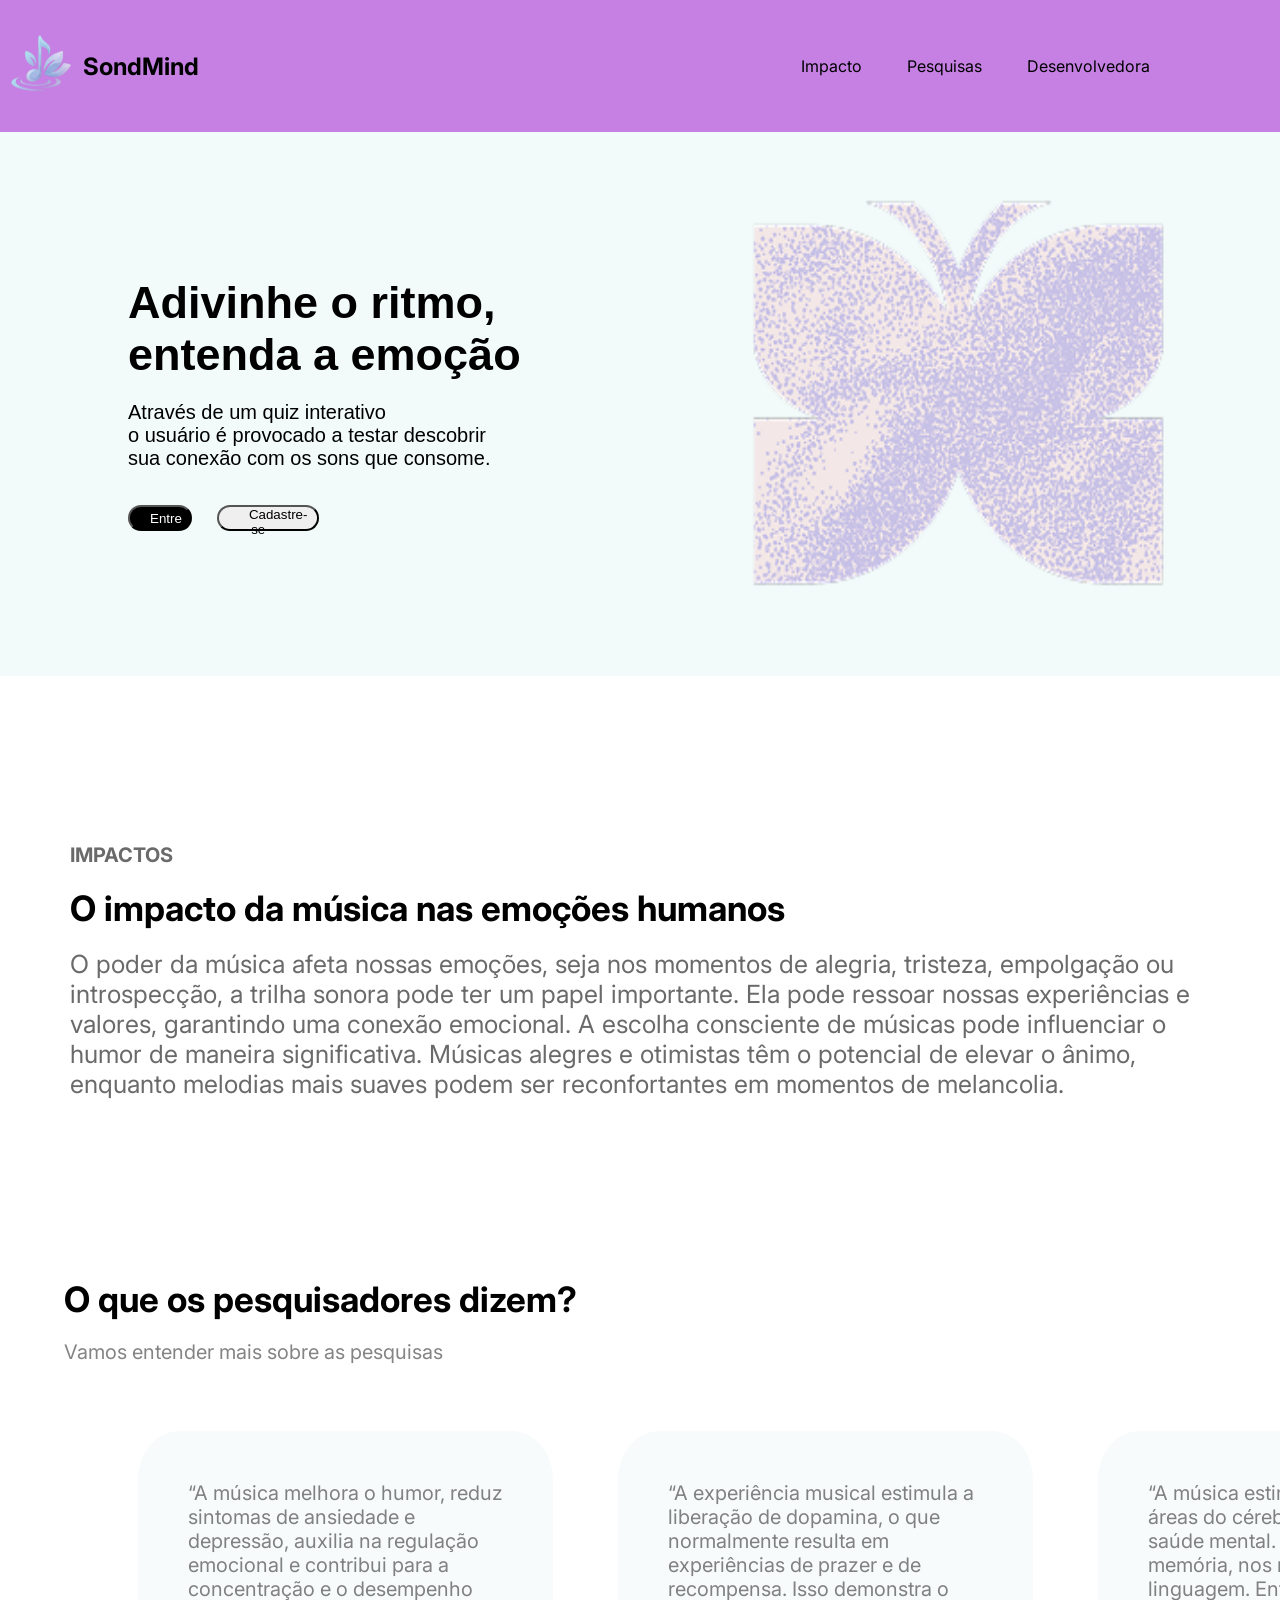
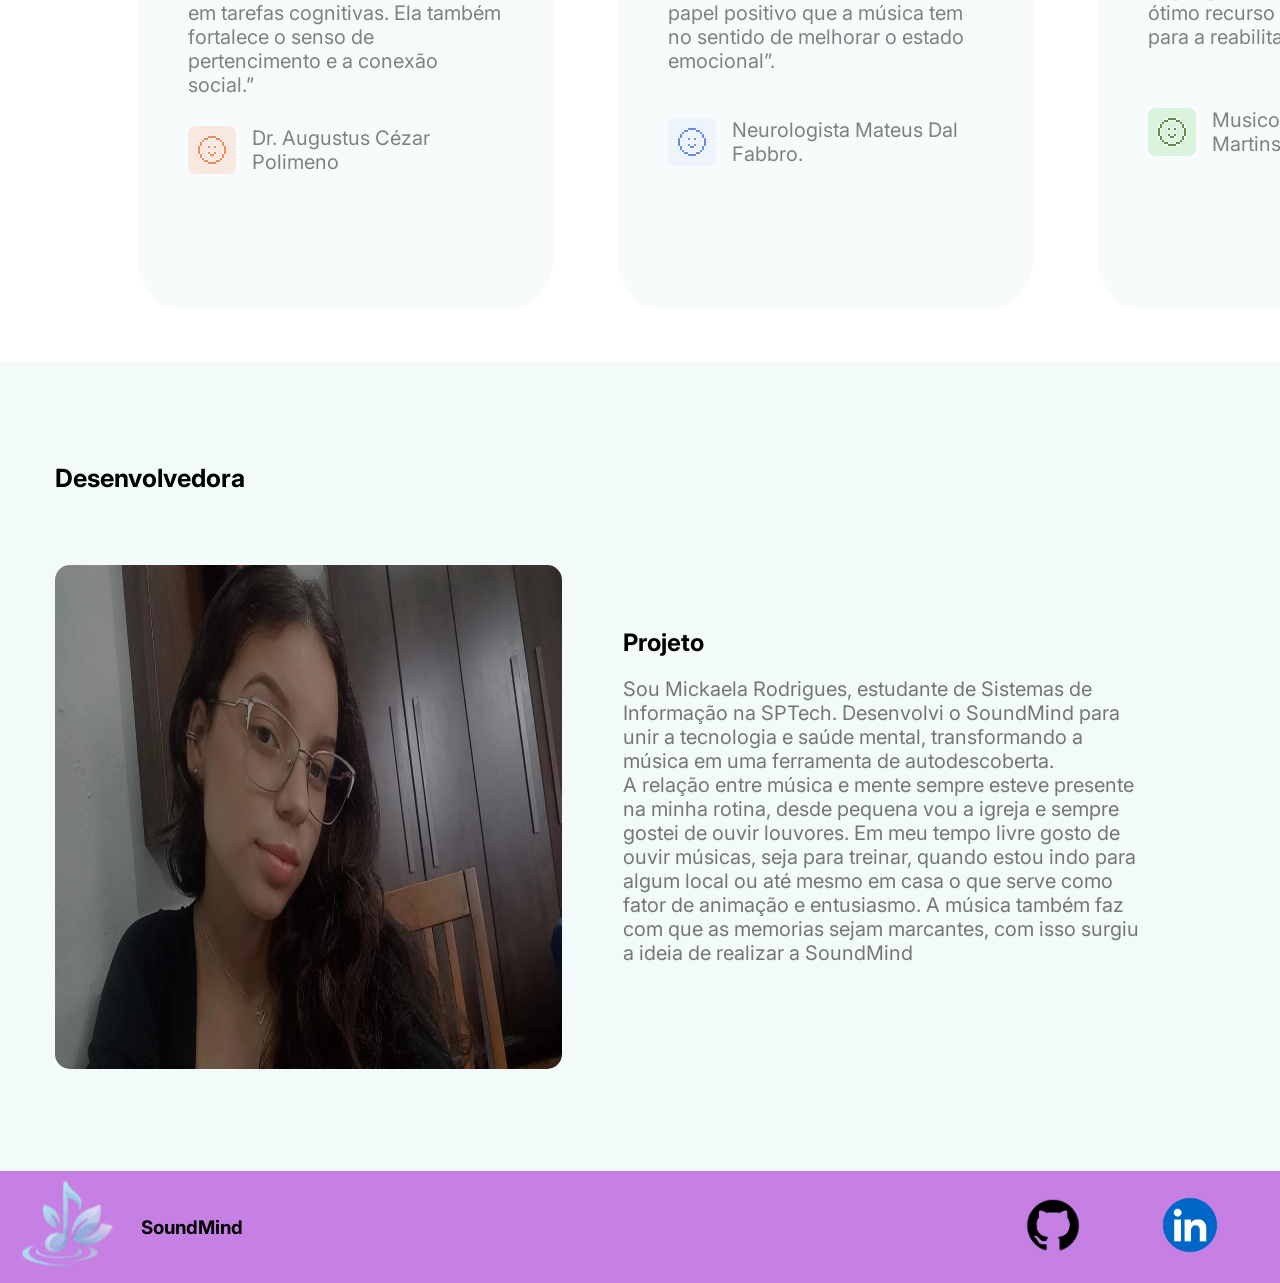
<file: public/index.html>
<!DOCTYPE html>
<html lang="pt-br">

<head>
    <meta charset="UTF-8">
    <meta name="viewport" content="width=device-width, initial-scale=1.0">
    <title>SondMind</title>
    <link rel="preconnect" href="https://fonts.googleapis.com">
    <link rel="preconnect" href="https://fonts.gstatic.com" crossorigin>
    <link
        href="https://fonts.googleapis.com/css2?family=Inter:ital,opsz,wght@0,14..32,100..900;1,14..32,100..900&family=Libre+Baskerville:ital,wght@0,400..700;1,400..700&display=swap"
        rel="stylesheet">
    <link rel="stylesheet" href="./css/style.css">
</head>

<body>
    <header>

        <div id="logo">
            <a href="#home">
                <img src="./assets/imagens/Logo.svg" alt="">
            </a>
            <h2>SondMind</h2>
        </div>

        <div id="links">
            <ul>
                <li><a href="#impacto">Impacto</a></li>
                <li><a href="#pesquisas">Pesquisas</a></li>
                <li><a href="#sessao_sobre">Desenvolvedora</a></li>
            </ul>
        </div>

    </header>

    <section id="home">
        <div id="textos_section">

            <h2 id="Titulo_principal">Adivinhe o ritmo,<br> entenda a emoção</h2>
            <p>Através de um quiz interativo<br>
                o usuário é provocado a testar descobrir<br>
                sua conexão com os sons que consome.</p>
            <div id="botoes_home">
                <button id="botao1_home"><a href="./login.html">Entre</a></button>
                <button id="botao2_home"><a href="./cadastro.html">Cadastre-se</a></button>
            </div>
        </div>
        <div id="img_home">
            <img src="./assets/imagens/Borboleta.png" alt="">
        </div>


    </section>

    <section id="impacto">
        <div id="conteiner_impacto">

            <h6>IMPACTOS</h6><br>

            <h4>O impacto da música nas emoções humanos </h4><br>

            <P>O poder da música afeta nossas emoções, seja nos momentos de alegria, tristeza, empolgação ou
                introspecção, a trilha sonora pode ter um papel importante. Ela pode ressoar nossas experiências e
                valores, garantindo uma conexão emocional.
                A escolha consciente de músicas pode influenciar o humor de maneira significativa. Músicas alegres e
                otimistas têm o potencial de elevar o ânimo, enquanto melodias mais suaves podem ser reconfortantes em
                momentos de melancolia.</P>

        </div>

    </section>

    <section id="pesquisas">

        <div id="titulos_pesquisa">

            <h4>O que os pesquisadores dizem?</h4><br>

            <p>Vamos entender mais sobre as pesquisas</p><br>

        </div>

        <div id="conteiner_pesquisa">

            <div id="item1">
                <p>“A música melhora o humor, reduz sintomas de ansiedade e depressão, auxilia na regulação emocional e
                    contribui para a concentração e o desempenho em tarefas cognitivas. Ela também fortalece o senso de
                    pertencimento e a conexão social.”</p><br>

                <div id="nome_pesquisador1">
                    <img src="./assets/imagens/Imagem1_pesquisas.png" alt="">
                    <p>Dr. Augustus Cézar Polimeno</p>
                </div>

            </div>

            <div id="item1">
                <p>“A experiência musical estimula a liberação de dopamina, o que normalmente resulta em experiências de
                    prazer e de recompensa. Isso demonstra o papel positivo que a música tem no sentido de melhorar o
                    estado emocional”.</p><br>

                <div id="nome_pesquisador2">
                    <img src="./assets/imagens/imagem2_pesquisas.png" alt="">
                    <p>Neurologista Mateus Dal Fabbro.</p>
                </div>

            </div>

            <div id="item1">
                <p>“A música estimula diferentes áreas do cérebro, promovendo a saúde mental. Ela age na memória, nos
                    movimentos e na linguagem. Então, pode ser um ótimo recurso para a prevenção e para a reabilitação
                    das pessoas”</p><br>

                <div id="nome_pesquisador3">
                    <img src="./assets/imagens/Imagem3_pesquisas.png" alt="">
                    <p>Musicoterapeuta Natália Martins</p>
                </div>

            </div>


        </div>

    </section>

    <section id="sessao_sobre">

        <div id="texto_imagem_sobre">
            <h3>Desenvolvedora</h3>
            <img src="./assets/imagens/imagem_sobre.jpeg" alt="">
        </div>
        <div id="paragrafo_sobre">
            <h2>Projeto </h2><br>
            <p>Sou Mickaela Rodrigues, estudante de Sistemas de Informação na SPTech. Desenvolvi o SoundMind para
                unir a tecnologia e saúde mental, transformando a música em uma ferramenta de autodescoberta.<br>A relação entre música e mente sempre esteve presente na minha rotina, desde pequena vou a igreja e sempre gostei de ouvir louvores. Em meu tempo livre gosto de ouvir músicas, seja para treinar, quando estou indo para algum local ou até mesmo em casa o que serve como fator de animação e entusiasmo. A música também faz com que as memorias sejam marcantes, com isso surgiu a ideia de realizar a SoundMind </p>
        </div>

    </section>

    <footer>

        <div id="footer_titulo">
            
            <a href="#home">               
                <image src="./assets/imagens/Logo.svg" mode="">
            </a>
                <h3>SoundMind</h3>

                <div id="logos_footer">
                    <a href="https://github.com/MickaelaRodrigues">
                        <img id="logo_github" src="./assets/imagens/gitHub_logo.png" alt="">
                    </a>
                    <a href="https://www.linkedin.com/in/mickaela-rodrigues-8824462b5/">
                        <img id="logo_linkedin" src="./assets/imagens/linkedin_logo.webp" alt="">
                    </a>
                </div>
        </div>

    </footer>





</body>

</html>
</file>
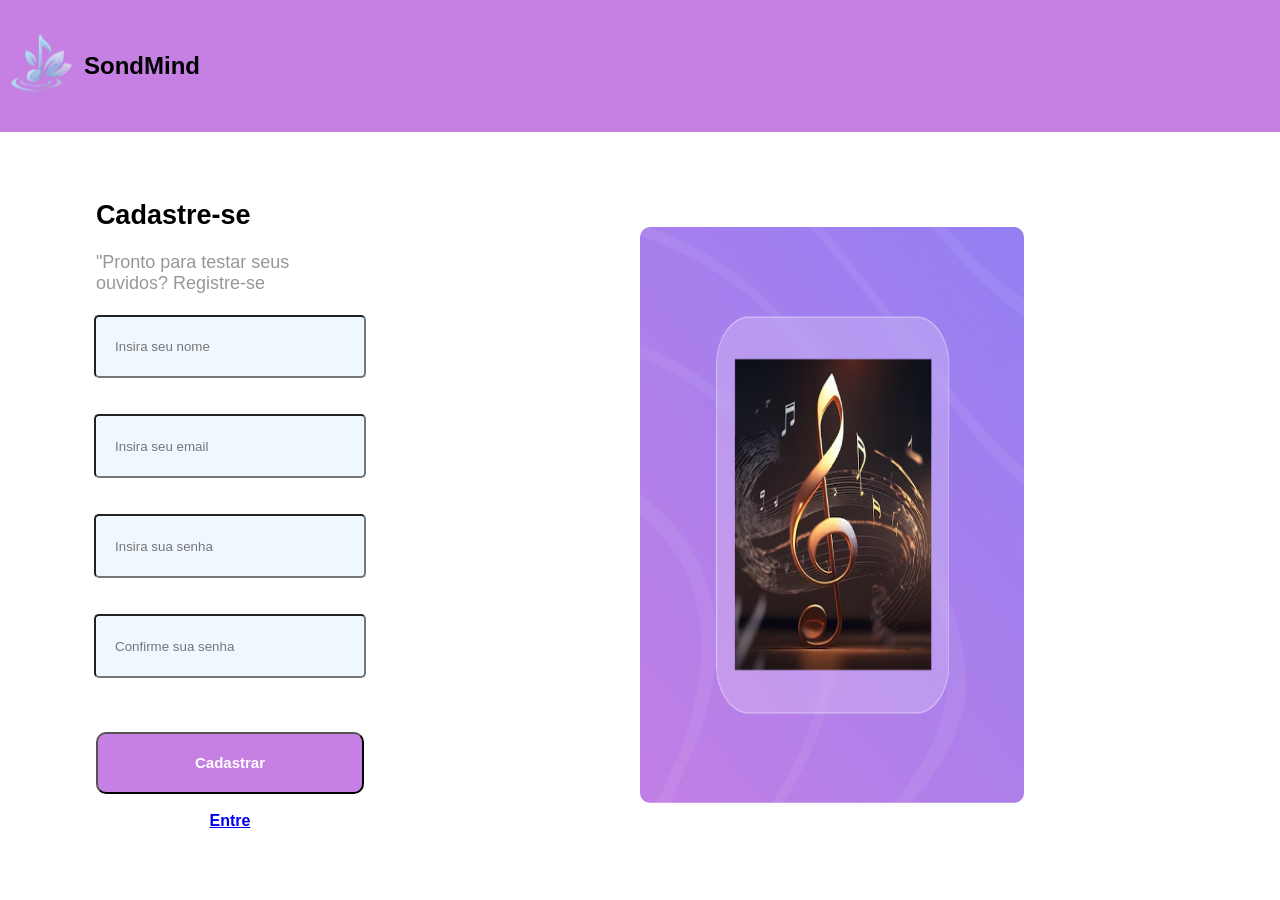
<file: public/cadastro.html>
<!DOCTYPE html>
<html lang="pt-br">

<head>
  <meta charset="UTF-8">
  <meta name="viewport" content="width=7, initial-scale=1.0">
  <script src="./js/sessao.js"></script>
  <title>Cadastro</title>
  <link rel="stylesheet" href="./css/style.css">
  <link rel="stylesheet" href="./css/cadastro.css">
</head>

<body>
  <header>

    <div id="logo">
      <a href="./index.html">
        <img src="./assets/imagens/Logo.svg" alt="">
      </a>
      <h2>SondMind</h2>
    </div>

  </header>

  <section id="cadastro">
    <div id="conteiner_informacoes_cadastro">

      <div id="texto_cadastro">
        <h2>Cadastre-se</h2><br>
        <p>"Pronto para testar seus ouvidos? Registre-se</p><br>
      </div>

      <input id="nome_input" type="text" placeholder="Insira seu nome"><br><br>
      <input id="email_input" type="text" placeholder="Insira seu email"><br><br>
      <input id="senha_input" type="text" placeholder="Insira sua senha"><br><br>
      <input id="confSenha_input" type="text" placeholder="Confirme sua senha"><br><br>

      <div id="mensagem_erro"></div><br>

      <button id="cadastroButton" onclick="cadastrar()"><b>Cadastrar</button><br>

      <a href="/login.html">Entre</a>

    </div>
    <div id="conteiner_imagem_cadastro">

      <img src="./assets/imagens/imagem_login.png" alt="">
    </div>

  </section>

</body>

</html>

<script>



  function cadastrar() {
    // Para evitar que o usuario consiga se cadastrar 2 vezes, desabilitamos o botão quando 
    // entramos na função e ele só é habilitado quando o usuário erra alguma validação
    cadastroButton.disabled = true
    // criação de variaveis 
    var nomeVar = nome_input.value
    var emailVar = email_input.value;
    var senhaVar = senha_input.value;
    var confSenhaVar = confSenha_input.value;

    // Validações necessárias
    if (nomeVar.trim() == "" || emailVar.trim() == "" || senhaVar.trim() == "" || confSenhaVar.trim() == "") {
      mensagem_erro.style.color = "red"
      mensagem_erro.innerHTML = "Por favor, preencha todos os campos";
      cadastroButton.disabled = false

    } else if (senhaVar.trim() != confSenhaVar.trim()) {
      mensagem_erro.style.color = "red"
      mensagem_erro.innerHTML = `Senhas diferentes, verifique se as senhas são iguais`
      cadastroButton.disabled = false

    } else if (!emailVar.includes(`@`) || !emailVar.includes(`.`)) {
      mensagem_erro.style.color = "red"
      mensagem_erro = `O email deve conter "@" ou "."`
      cadastroButton.disabled = false

    } else if (nomeVar.length < 3) {
      mensagem_erro.style.color = "red";
      mensagem_erro = `Nome inválido, o nome deve ter no minimo 3 caracteres`
      cadastroButton.disabled = false

    } else if (senhaVar.length < 6) {

      mensagem_erro = `A senha deve conter no minimo 6 caracteres`
      cadastroButton.disabled = false


    } else {


      fetch("usuarios/cadastrar", {
        method: "POST",
        headers: {
          "Content-Type": "application/json",
        },
        body: JSON.stringify({
          
          nomeServer: nomeVar,
          emailServer: emailVar,
          senhaServer: senhaVar

        }),
      })
        .then(function (resposta) {
          console.log("resposta: ", resposta);

          if (resposta.ok) {
            mensagem_erro.style.color = "green";
            mensagem_erro.innerHTML =
              "Cadastro realizado com sucesso! Redirecionando para tela de Login...";

            setTimeout(() => {
              // redirecionamento para o login
              window.location = "login.html";
            }, "2000");

          } else {
            throw "Houve um erro ao tentar realizar o cadastro!";
            cadastroButton.disabled = false

          }
        })
        .catch(function (resposta) {
          console.log(`#ERRO: ${resposta}`);
          cadastroButton.disabled = false

        });

    }

  }


</script>
</file>
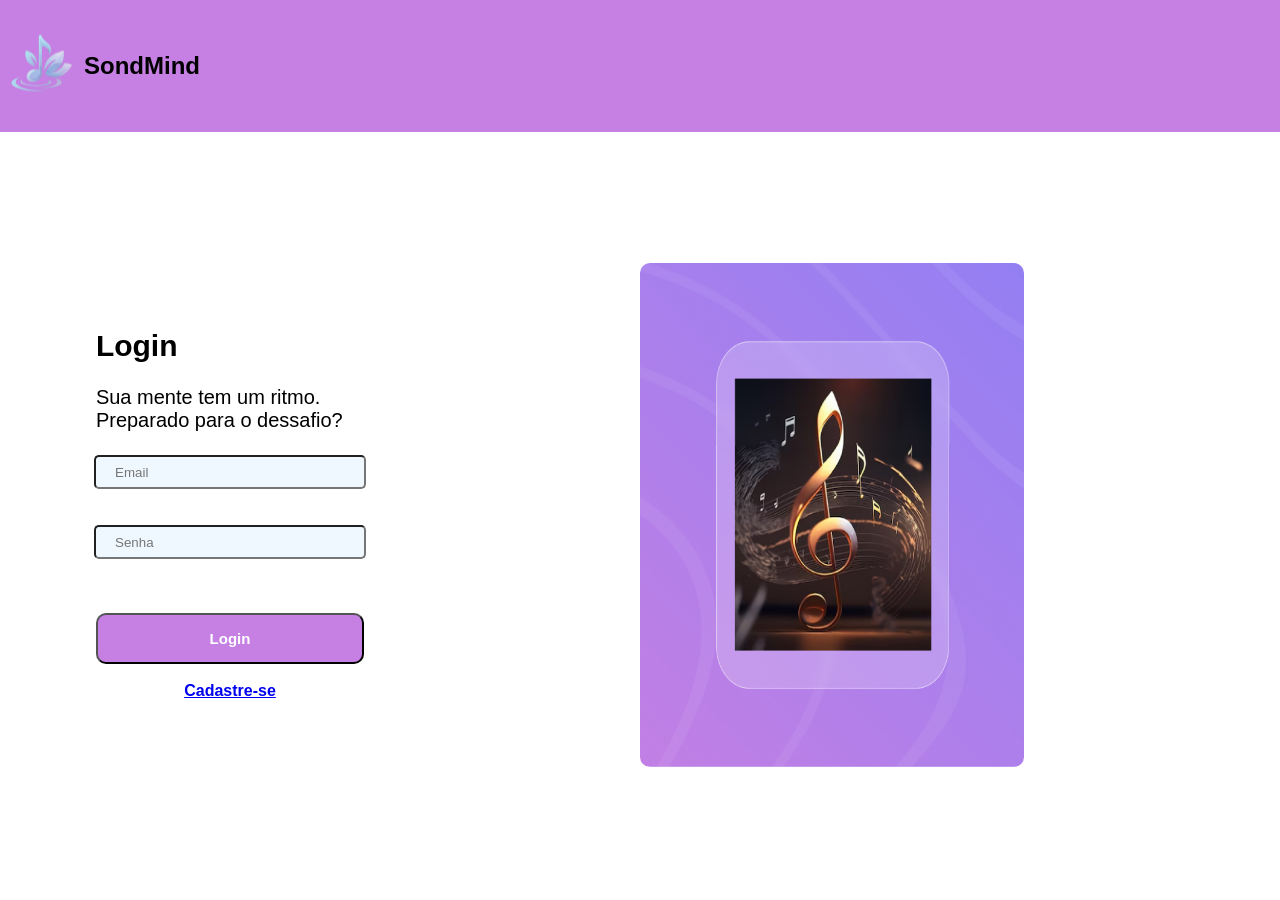
<file: public/login.html>
<!DOCTYPE html>
<html lang="pt-br">

<head>
    <meta charset="UTF-8">
    <meta name="viewport" content="width=7, initial-scale=1.0">
    <script src="./js/sessao.js"></script>
    <title>Login</title>
    <link rel="stylesheet" href="./css/style.css">
    <link rel="stylesheet" href="./css/login.css">
</head>

<body>
    <header>

        <div id="logo">
            <a href="./index.html">
                <img src="./assets/imagens/Logo.svg" alt="">
            </a>
            <h2>SondMind</h2>
        </div>

    </header>

    <section id="Login">
        <div id="conteiner_informacoes">

            <div id="texto_login">
                <h2>Login</h2><br>
                <p>Sua mente tem um ritmo. Preparado para o dessafio?</p><br>
            </div>

            <input id="email_input" type="text" placeholder="Email"><br><br>
            <input id="senha_input" type="text" placeholder="Senha"><br><br>

            <div id="mensagem_erro"></div><br>

            <button id="loginButton" onclick="entrar()"><b>Login</button><br>

            <a href="/cadastro.html">Cadastre-se</a>

        </div>
        <div id="conteiner_imagem_login">

            <img src="./assets/imagens/imagem_login.png" alt="">
        </div>

    </section>

</body>

</html>

<script>


    function entrar() {

        loginButton.disabled = true

        // Criação de variaveis para armazenar od dados de login
        var emailVar = email_input.value;
        var senhaVar = senha_input.value;

        // validação para quando os todos campos não estiverem preenchidos não seguir adiante
        if (emailVar == "" || senhaVar == "") {
            mensagem_erro.style.color = "red"
            mensagem_erro.innerHTML = "Preencha os campos de email e senha";
            loginButton.disabled = false


        } else if(!emailVar.includes(`@`)){
            mensagem_erro.style.color = "red"
            mensagem_erro.innerHTML = "O campo email deve conter '@'";
            loginButton.disabled = false
        }
        else {

            console.log("FORM LOGIN: ", emailVar);
            console.log("FORM SENHA: ", senhaVar);
            
            fetch("usuarios/autenticar", {
                method: "POST",
                headers: {
                    "Content-Type": "application/json"
                },
                body: JSON.stringify({
                    emailServer: emailVar,
                    senhaServer: senhaVar
                })
            }).then(function (resposta) {
                console.log("ESTOU NO THEN DO entrar()!")

                if (resposta.ok) {
                    console.log(resposta);

                    resposta.json().then(json => {
                        console.log(json);
                        console.log(JSON.stringify(json));
                        sessionStorage.EMAIL_USUARIO = json.email;
                        sessionStorage.NOME_USUARIO = json.nome;
                        sessionStorage.ID_USUARIO = json.id;
                        mensagem_erro.style.color = "green";
                        mensagem_erro.innerHTML = "Te redirecionando para a tela principal"

                        setTimeout(function () {

                            window.location = "./menu.html";
                        }, 1000);

                    });

                } else {

                    console.log("Houve um erro ao tentar realizar o login!");
                    loginButton.disabled = false


                    resposta.text().then(texto => {
                        console.error(texto);
                        loginButton.disabled = false

                    });
                }

            }).catch(function (erro) {
                console.log(erro);
                loginButton.disabled = false

            })

            return false;
        }
    }


</script>
</file>
<file: public/css/style.css>
* {
    margin: 0;
    padding: 0;
}

html{
    scroll-behavior: smooth;
}

body {
    font-family: 'inter', sans-serif;
}


header {
    background-color: #C680E4;
    display: flex;
    flex-direction: row;
    justify-content: space-between;
    align-items: center;
    width: 100%;
    height: 10%;
    font-family: 'inter', sans-serif;

}

header img {
    width: 100%;
    height: 12dvh;
}

#logo a {
    padding: 0;
    margin: 0;
    width: 10%;

}

#logo {
    width: 50%;
    height: 10%;
    display: flex;
    flex-direction: row;
    align-items: center;
    margin: 10px;
    gap: 10px;

}

#links {
    width: 50%;
    height: 50%;
    margin-right: 10px;
    display: flex;
    flex-direction: row;
    justify-content: center;

}

#links a {
    text-decoration: none;
    color: black;

}

#links a:hover {

    color: white;
    transition: 4ms;
    transform: scale(1, 05);

}

ul {
    width: 50%;
    height: 50%;
    display: flex;
    flex-direction: row;
    justify-content: space-between;
    align-items: center;
    align-items: flex-end;
    list-style: none;
    gap: 5dvh;
}

#home {

    width: 100%;
    height: 50%;
    display: flex;
    flex-direction: row;
    align-items: center;
    justify-content: center;
    margin-bottom: 25px;
    background-color: #effaf9c9;




}

#textos_section {

    width: 40dvw;
    height: 10%;
    margin: 10%;
    display: flex;
    flex-direction: column;
    align-items: flex-start;

}

#home h2 {
    font-size: 45px;
    font-family: Arial, Helvetica, sans-serif;
    margin-bottom: 5%;
}

#home p {

    font-size: 20px;
    font-family: Arial, Helvetica, sans-serif;

}

#botoes_home {

    margin-top: 35px;
    display: flex;
    flex-direction: row;
    gap: 25px;

}

#botao1_home {

    color: white;
    background-color: black;
    width: 5dvw;
    height: 2dvw;
    border-radius: 20px;
}

#botao1_home a{

    text-decoration: none;
    padding: 20px;
    color: white;
    
    
}


#botao1_home a:hover{

    color: black;
    
    
}

#botao1_home:hover {

    color: black;
    background-color: aliceblue;
    transition: 300ms;
    transform: scale(1.05);
}


#botao2_home {


    width: 8dvw;
    height: 2dvw;
    border-radius: 20px;
}

#botao2_home a{

    text-decoration: none;
    padding: 20px;
    color: black;

}

#botao2_home a:hover{

    color: white;

}

#botao2_home:hover {


    background-color: black;
    transition: 300ms;
    transform: scale(1.05);
}

#img_home {
    width: 60dvw;
}

#img_home img {

    width: 65dvh;
    height: 60dvh;
}




#impacto {

    width: 100;
    height: 60dvh;
    display: flex;
    flex-direction: column;
    justify-content: center;
    align-items: center;


}

#conteiner_impacto {

    width: 89dvw;
    height: 30dvw;
    display: flex;
    flex-direction: column;
    justify-content: center;


}

#conteiner_impacto h6 {
    font-size: 20px;
    color: #03030397;
}

#conteiner_impacto h4 {

    font-size: 35px;
}

#conteiner_impacto p {

    font-size: 25px;
    color: #03030397;
}

#pesquisas {

    width: 100%;
    height: 80dvh;
    display: flex;
    flex-direction: column;
    justify-content: center;
    align-items: center;
}

#titulos_pesquisa {
    width: 90%;
    height: 20dvh;
    display: flex;
    flex-direction: column;
    justify-content: center;
}

#conteiner_pesquisa {
    width: 80%;
    height: 60dvh;
    display: flex;
    justify-content: space-around;
    gap: 5dvh;

}

#pesquisas h4 {

    font-size: 35px;

}

#pesquisas p {

    font-size: 20px;
    color: #0303037c;

}

#item1 {
    width: 60%;
    height: 70%;
    margin: 10px;
    padding: 50px;
    border-radius: 10%;
    background-color: rgb(247, 251, 251);
}



#nome_pesquisador1 {
    width: 35dvh;
    height: 5dvh;
    margin-top: 10px;
    display: flex;
    flex-direction: row;
    align-items: center;
    gap: 5%;

}

#nome_pesquisador2 {
    width: 35dvh;
    height: 5dvh;
    margin-top: 26px;
    display: flex;
    flex-direction: row;
    align-items: center;
    gap: 5%;

}

#nome_pesquisador3 {
    width: 35dvh;
    height: 5dvh;
    margin-top: 40px;
    display: flex;
    flex-direction: row;
    align-items: center;
    gap: 5%;


}


#sessao_sobre {

    width: 100%;
    height: 90dvh;
    background-color: #effaf9c9;
    display: flex;
    flex-direction: row;
    justify-content: center;
    align-items: center;
    gap: 5px;

}

#texto_imagem_sobre {

    width: 60%;
    height: 70dvh;
    display: flex;
    flex-direction: column;
    justify-content: center;
    margin-left: 55px;


}


#paragrafo_sobre {

    width: 70%;
    height: 70dvh;
    display: flex;
    flex-direction: column;
    justify-content: center;
    margin-top: 60px;
}




#sessao_sobre img {

    width: 90%;
    height: 80%;
    border-radius: 15px;
    margin-top: 8dvh;


}

#sessao_sobre h3 {

    font-size: 25px;
 

}

#sessao_sobre p {

    width: 80%;
    font-size: 20px;
    color: #03030388;

    
}

#footer_titulo {

    width: 100%;
    height: 55%;
    background-color: #C680E4;
    display: flex;
    flex-direction: row;
    align-items: center;
    gap: 5dvh;



}

#footer_titulo img a {
    padding: 0;
    margin: 0;
    width: 10%;

}

footer img {
    width: 100%;
    height: 12dvh;
    margin-left: 20px;
}

#logos_footer {
    width: 100%;
    display: flex;
    flex-direction: row;
    justify-content: flex-end;
    align-items: center;
    gap: 5dvh;
    margin-right: 5dvh;

}

#logo_linkedin {

    width: 10dvh;
    height: 10dvh;
}

#logo_github {

    width: 6dvh;
    height: 6dvh;
}
</file>
<file: public/css/cadastro.css>
#cadastro {

    width: 100%;
    height: 85dvh;
    display: flex;
    flex-direction: row;
    justify-content: center;
    align-items: center;
    gap: 20dvh;
}

#conteiner_informacoes_cadastro {
    width: 60dvw;
    height: 70dvh;
    display: flex;
    flex-direction: column;
    justify-content: center;
    align-items: center;
    padding: 0 3vw;

    
}

#conteiner_informacoes_cadastro h2{

    color: black;
}

#texto_cadastro{
    width:70%;
    font-size: 18px;
    color: #03030369;
    
}

#conteiner_informacoes_cadastro input{

    background-color: aliceblue;
    border-radius: 5px;
    width: 65%;
    height: 15%;
    padding-left: 5% ;
}

#mensagem_erro{

color: red;
font-family: Georgia, 'Times New Roman', Times, serif;

}

#conteiner_informacoes_cadastro button{

    background-color: #C680E4;
    border-radius: 10px;
    font-size: 15px;
    color: white;
    width: 70%;
    height: 15%;

}

#conteiner_informacoes_cadastro button:hover{

    transition: 500ms;
    transform: scale(1.15);
}

#conteiner_imagem_cadastro {
    width: 50dvw;
    height: 80dvh;
    display: flex;
    align-items: center;
    

}

#conteiner_imagem_cadastro img {
    width: 60%;
    height: 80%;
    border-radius: 10px ;
}
</file>
<file: public/css/login.css>
#Login {

    width: 100%;
    height: 85dvh;
    display: flex;
    flex-direction: row;
    justify-content: center;
    align-items: center;
    gap: 20dvh;
}

#conteiner_informacoes {
    width: 50dvw;
    height: 70dvh;
    display: flex;
    flex-direction: column;
    justify-content: center;
    align-items: center;
    padding: 0 3vw;

    
}

#texto_login{
    width:70%;
    font-size: 20px;
    
}

#conteiner_informacoes input{

    background-color: aliceblue;
    border-radius: 5px;
    width: 65%;
    height: 30px;
    padding-left: 5% ;
}



#conteiner_informacoes button{

    background-color: #C680E4;
    border-radius: 10px;
    font-size: 15px;
    color: white;
    width: 70%;
    height: 8%;

}

#conteiner_informacoes button:hover{

    transition: 500ms;
    transform: scale(1.15);
}

#conteiner_imagem_login {
    width: 50dvw;
    height: 70dvh;
    display: flex;
    align-items: center;
    

}

#conteiner_imagem_login img {
    width: 60%;
    height: 80%;
    border-radius: 10px ;
}
</file>
